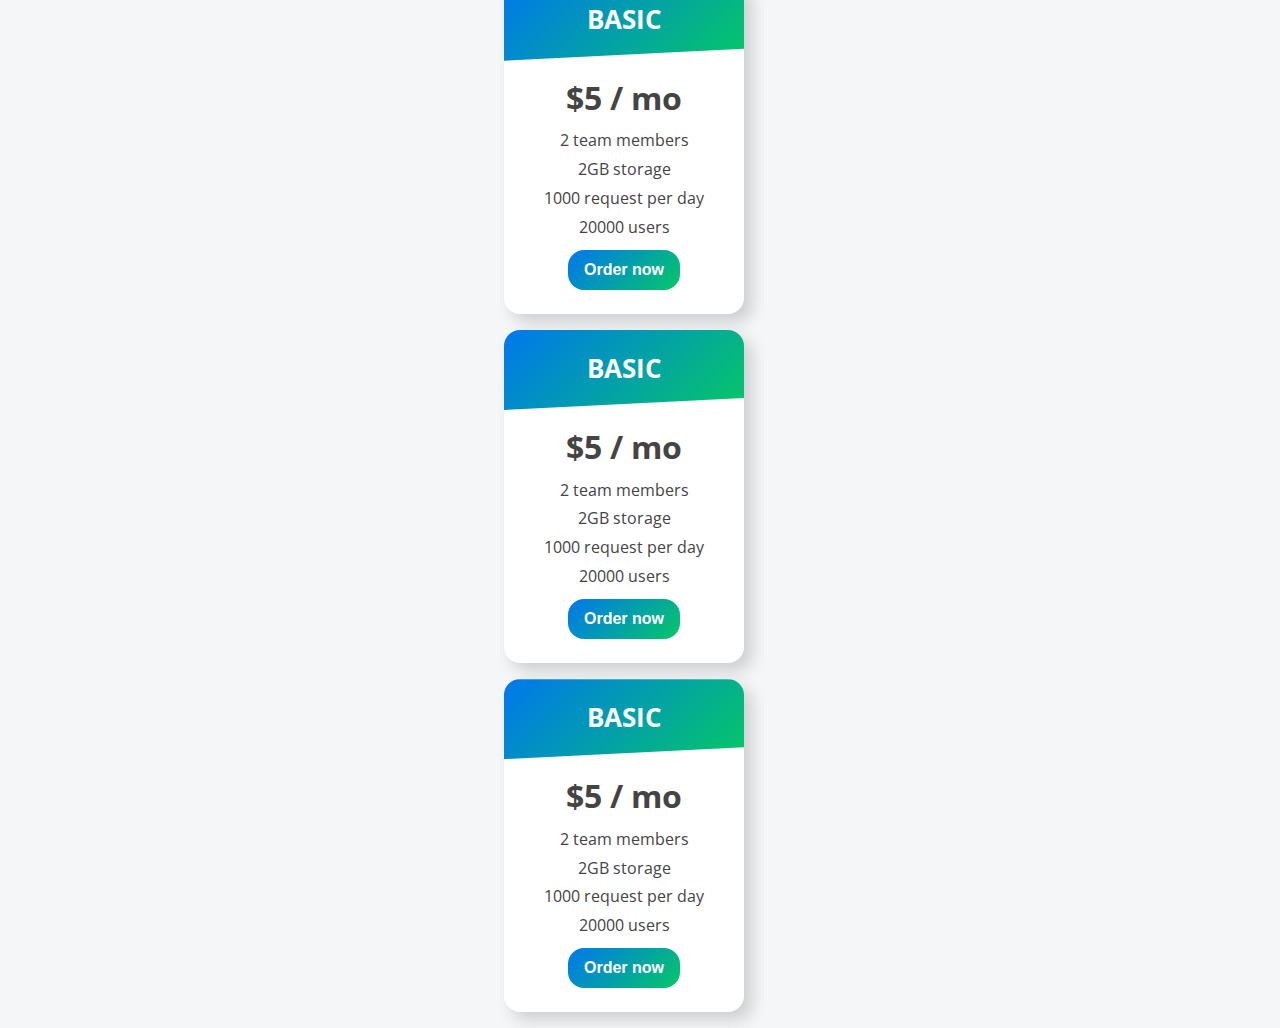
<file: index.html>
<!doctype html>
<html lang="en">
  <head>
    <!-- Required meta tags -->
    <meta charset="utf-8">
    <meta name="viewport" content="width=device-width, initial-scale=1">

    <!-- Bootstrap CSS -->
    <link href="https://cdn.jsdelivr.net/npm/bootstrap@5.0.1/dist/css/bootstrap.min.css" rel="stylesheet" integrity="sha384-+0n0xVW2eSR5OomGNYDnhzAbDsOXxcvSN1TPprVMTNDbiYZCxYbOOl7+AMvyTG2x" crossorigin="anonymous">
     <link rel="stylesheet" href="style.css">
    <title>Hello,Card</title>
  </head>
  <body>

<!-- Button trigger modal -->
 <button type="button" class="btn btn-primary" data-bs-toggle="modal" data-bs-target="#exampleModal">
    Launch demo modal
  </button>

  <!-- Modal -->
  <div class="modal fade" id="exampleModal" tabindex="-1" aria-labelledby="exampleModalLabel" aria-hidden="true" style="width: 100%;">
    <div class="modal-dialog modal-lg">
      <div class="modal-content">
        <div class="modal-header">
          <h5 class="modal-title font-weight-bold" id="exampleModalLabel">Became a Pro User</h5>
          <button type="button" class="btn-close" data-bs-dismiss="modal" aria-label="Close"></button>
        </div>
        <div class="modal-body">

            <main>
                <div class="container">
                    <div class="row">
                        <div class="col-sm-12 col-md-4">
                            <div class="card-basic">
                                <div class="card-header header-basic">
                                  <h1>Basic</h1>
                                </div>
                                <div class="card-body">
                                  <p><h2>$5 / mo</h2></p>
                                  <div class="card-element-hidden-basic">
                                    <ul class="card-element-container">
                                      <li class="card-element">2 team members</li>
                                      <li class="card-element">2GB storage</li>
                                      <li class="card-element">1000 request per day</li>
                                      <li class="card-element">20000 users</li>
                                    </ul>
                                    <button class="btn btn-basic">Order now</button>
                                  </div>
                                </div>
                              </div>
                        </div>
                        <div class="col-sm-12 col-md-4">
                            <div class="card-basic">
                                <div class="card-header header-basic">
                                  <h1>Basic</h1>
                                </div>
                                <div class="card-body">
                                  <p><h2>$5 / mo</h2></p>
                                  <div class="card-element-hidden-basic">
                                    <ul class="card-element-container">
                                      <li class="card-element">2 team members</li>
                                      <li class="card-element">2GB storage</li>
                                      <li class="card-element">1000 request per day</li>
                                      <li class="card-element">20000 users</li>
                                    </ul>
                                    <button class="btn btn-basic">Order now</button>
                                  </div>
                                </div>
                              </div>
                        </div>
                        <div class="col-sm-12 col-md-4">
                            <div class="card-basic">
                                <div class="card-header header-basic">
                                  <h1>Basic</h1>
                                </div>
                                <div class="card-body">
                                  <p><h2>$5 / mo</h2></p>
                                  <div class="card-element-hidden-basic">
                                    <ul class="card-element-container">
                                      <li class="card-element">2 team members</li>
                                      <li class="card-element">2GB storage</li>
                                      <li class="card-element">1000 request per day</li>
                                      <li class="card-element">20000 users</li>
                                    </ul>
                                    <button class="btn btn-basic">Order now</button>
                                  </div>
                                </div>
                              </div>
                        </div>
                    </div>
                </div>


              </main>

        </div>

      </div>
    </div>
  </div>



    <script src="https://cdn.jsdelivr.net/npm/bootstrap@5.0.1/dist/js/bootstrap.bundle.min.js" integrity="sha384-gtEjrD/SeCtmISkJkNUaaKMoLD0//ElJ19smozuHV6z3Iehds+3Ulb9Bn9Plx0x4" crossorigin="anonymous"></script>

  </body>
</html>
</file>
<file: style.css>
@import url("https://fonts.googleapis.com/css?family=Open+Sans:400,700&display=swap");

* {
  margin: 0;
  padding: 0;
  box-sizing: border-box;
}

html {
  font-size: 16px;
}

body {
  background: #f5f6f7;
  display: flex;
  justify-content: center;
  align-items: center;
  flex-direction: column;
  height: 100vh;
  line-height: 1.8;
  font-family: "Open Sans", sans-serif;
}

main {
  display: flex;
  justify-content: center;
  align-items: center;
  flex-wrap: wrap;
}

.card-basic,
.card-premium,
.card-standard {
  margin: 0 2rem 1rem 0;
  padding: 0 0 0.5rem 0;
  width: 15rem;
  background: #fff;
  color: #444;
  text-align: center;
  border-radius: 1rem;
  box-shadow: 0.5rem 0.5rem 1rem rgba(51, 51, 51, 0.2);
  overflow: hidden;
  transition: all 0.1ms ease-in-out;
}
.card-basic:hover,
.card-premium:hover,
.card-standard:hover {
  transform: scale(1.02);
}

.card-header {
  height: 5rem;
  text-transform: uppercase;
  font-weight: 700;
  font-size: 0.8rem;
  padding: 1rem 0;
  color: #fff;
  clip-path: polygon(0 0, 100% 0%, 100% 85%, 0% 100%);
}

.header-basic,
.btn-basic {
  background: linear-gradient(135deg, rgb(0, 119, 238), #06c766);
}

.header-standard,
.btn-standard {
  background: linear-gradient(135deg, #b202c9, #cf087c);
}

.header-premium,
.btn-premium {
  background: linear-gradient(135deg, #eea300, #ee5700);
}

.card-body {
  padding: 0.5rem 0;
}
.card-body h2 {
  font-size: 2rem;
  font-weight: 700;
}

.card-element-container {
  color: #444;
  list-style: none;
  padding-left: 0px;
}

.btn {
  margin: 0.5rem 0;
  padding: 0.7rem 1rem;
  outline: none;
  border-radius: 1rem;
  font-size: 1rem;
  font-weight: 700;
  color: #fff;
  border: none;
  cursor: pointer;
  transition: all 0.1ms ease-in-out;
}

.btn:hover {
  transform: scale(0.95);
}

.btn:active {
  transform: scale(1);
}

.card-element-hidden {
  display: none;
}
</file>
